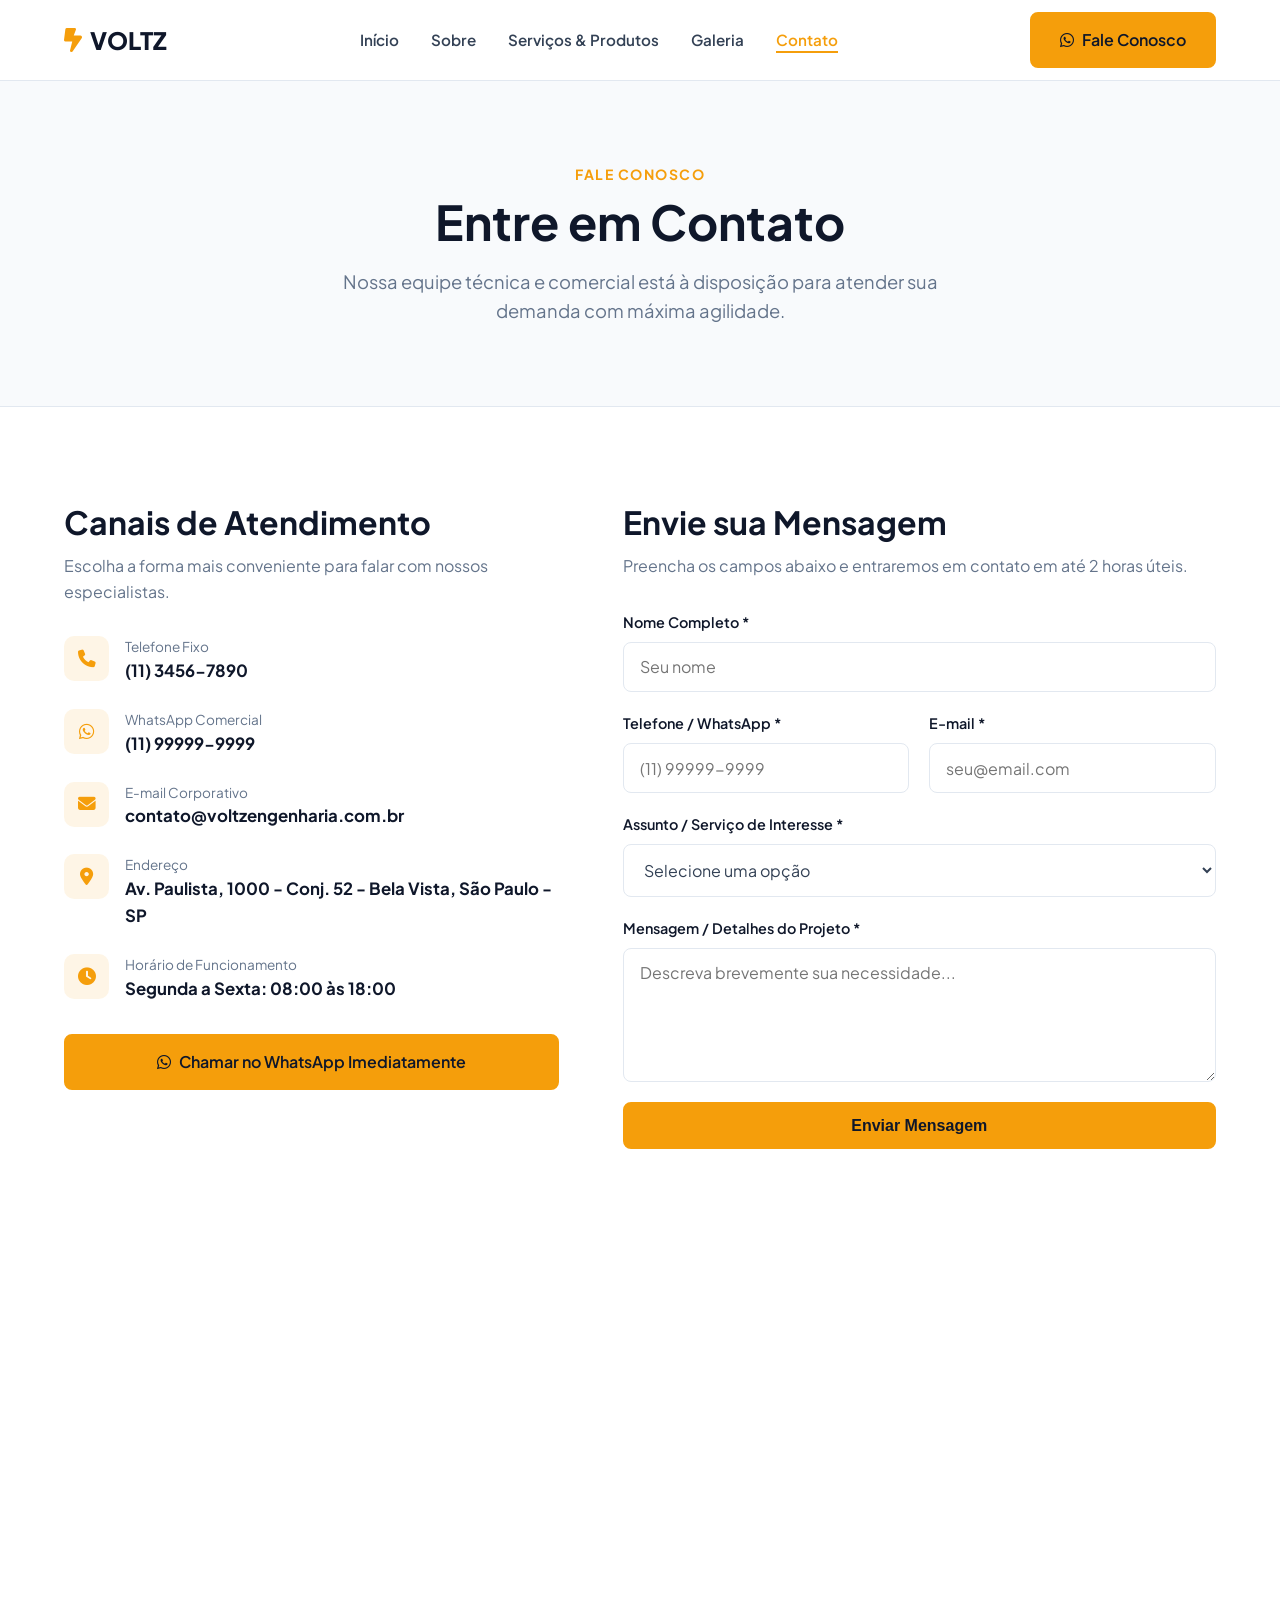
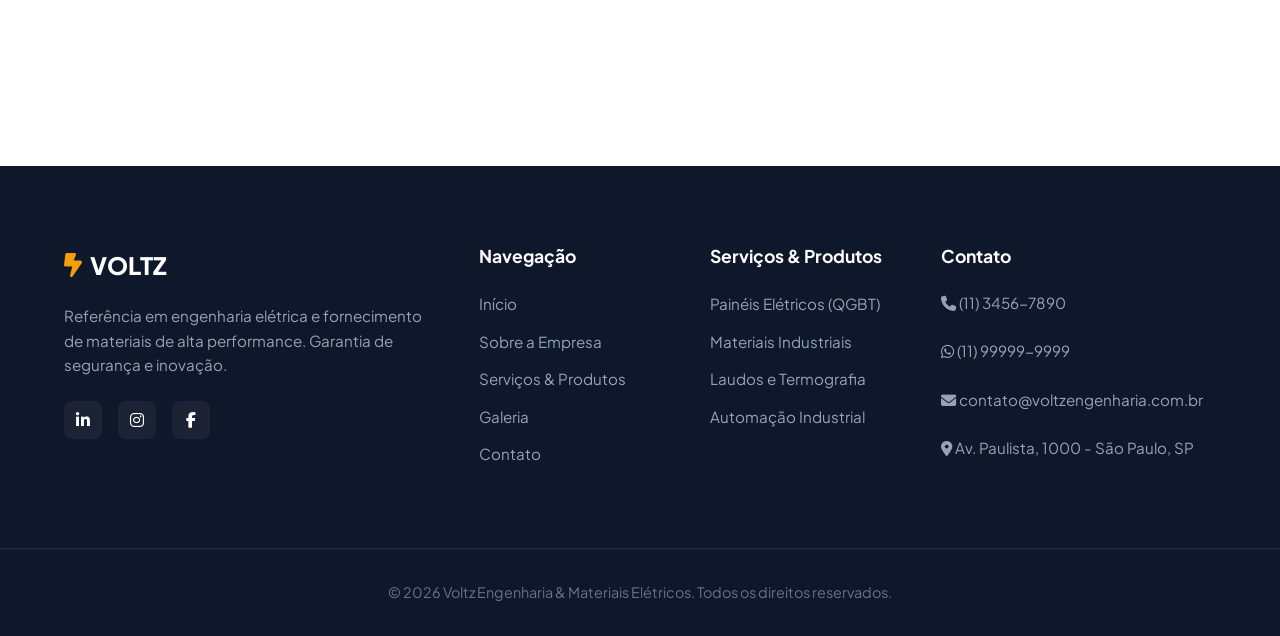
<file: contato.html>
<!DOCTYPE html>
<html lang="pt-BR">
<head>
    <meta charset="UTF-8">
    <meta name="viewport" content="width=device-width, initial-scale=1.0">
    <title>Contato | Voltz Engenharia & Materiais Elétricos</title>
    <meta name="description" content="Entre em contato com a Voltz Engenharia. Solicite orçamentos, cotações de materiais elétricos ou atendimento técnico.">
    <link rel="icon" type="image/svg+xml" href="data:image/svg+xml,<svg xmlns='http://www.w3.org/2000/svg' viewBox='0 0 24 24' fill='%23F59E0B'><path d='M13 2L3 14h9l-1 8 10-12h-9l1-8z'/></svg>">
    <link rel="preconnect" href="https://fonts.googleapis.com">
    <link rel="preconnect" href="https://fonts.gstatic.com" crossorigin>
    <link href="https://fonts.googleapis.com/css2?family=Plus+Jakarta+Sans:wght@300;400;500;600;700;800&display=swap" rel="stylesheet">
    <link rel="stylesheet" href="https://cdnjs.cloudflare.com/ajax/libs/font-awesome/6.4.0/css/all.min.css">
    <link rel="stylesheet" href="style.css">
</head>
<body>

    <!-- Header / Navbar -->
    <header class="header" id="header">
        <div class="container nav-container">
            <a href="index.html" class="logo">
                <i class="fa-solid fa-bolt-lightning"></i>
                <span>VOLTZ</span>
            </a>
            <nav class="nav-menu" id="nav-menu">
                <ul class="nav-list">
                    <li><a href="index.html" class="nav-link">Início</a></li>
                    <li><a href="sobre.html" class="nav-link">Sobre</a></li>
                    <li><a href="servicos.html" class="nav-link">Serviços & Produtos</a></li>
                    <li><a href="galeria.html" class="nav-link">Galeria</a></li>
                    <li><a href="contato.html" class="nav-link active">Contato</a></li>
                </ul>
                <div class="nav-cta-mobile">
                    <a href="https://wa.me/5511999999999?text=Olá,%20gostaria%20de%20solicitar%20um%20orçamento." target="_blank" class="btn btn-primary btn-full">
                        <i class="fa-brands fa-whatsapp"></i> WhatsApp
                    </a>
                </div>
            </nav>
            <div class="header-actions">
                <a href="https://wa.me/5511999999999?text=Olá,%20gostaria%20de%20solicitar%20um%20orçamento." target="_blank" class="btn btn-primary d-none-mobile">
                    <i class="fa-brands fa-whatsapp"></i> Fale Conosco
                </a>
                <button class="hamburger" id="hamburger" aria-label="Menu">
                    <span></span>
                    <span></span>
                    <span></span>
                </button>
            </div>
        </div>
    </header>

    <main>
        <!-- Page Header -->
        <section class="page-header">
            <div class="container text-center">
                <span class="sub-title">Fale Conosco</span>
                <h1>Entre em Contato</h1>
                <p>Nossa equipe técnica e comercial está à disposição para atender sua demanda com máxima agilidade.</p>
            </div>
        </section>

        <!-- Contact Section -->
        <section class="section">
            <div class="container contact-grid">
                
                <!-- Informações de Contato -->
                <div class="contact-info-box">
                    <h2>Canais de Atendimento</h2>
                    <p>Escolha a forma mais conveniente para falar com nossos especialistas.</p>
                    
                    <ul class="contact-list">
                        <li>
                            <div class="icon-box-sm"><i class="fa-solid fa-phone"></i></div>
                            <div>
                                <span>Telefone Fixo</span>
                                <strong>(11) 3456-7890</strong>
                            </div>
                        </li>
                        <li>
                            <div class="icon-box-sm"><i class="fa-brands fa-whatsapp"></i></div>
                            <div>
                                <span>WhatsApp Comercial</span>
                                <strong>(11) 99999-9999</strong>
                            </div>
                        </li>
                        <li>
                            <div class="icon-box-sm"><i class="fa-solid fa-envelope"></i></div>
                            <div>
                                <span>E-mail Corporativo</span>
                                <strong>contato@voltzengenharia.com.br</strong>
                            </div>
                        </li>
                        <li>
                            <div class="icon-box-sm"><i class="fa-solid fa-location-dot"></i></div>
                            <div>
                                <span>Endereço</span>
                                <strong>Av. Paulista, 1000 - Conj. 52 - Bela Vista, São Paulo - SP</strong>
                            </div>
                        </li>
                        <li>
                            <div class="icon-box-sm"><i class="fa-solid fa-clock"></i></div>
                            <div>
                                <span>Horário de Funcionamento</span>
                                <strong>Segunda a Sexta: 08:00 às 18:00</strong>
                            </div>
                        </li>
                    </ul>

                    <div class="mt-4">
                        <a href="https://wa.me/5511999999999?text=Olá,%20gostaria%20de%20solicitar%20um%20orçamento." target="_blank" class="btn btn-primary btn-full">
                            <i class="fa-brands fa-whatsapp"></i> Chamar no WhatsApp Imediatamente
                        </a>
                    </div>
                </div>

                <!-- Formulário de Contato -->
                <div class="contact-form-box">
                    <h2>Envie sua Mensagem</h2>
                    <p>Preencha os campos abaixo e entraremos em contato em até 2 horas úteis.</p>
                    
                    <form id="contactForm" class="form">
                        <div class="form-group">
                            <label for="name">Nome Completo *</label>
                            <input type="text" id="name" name="name" class="form-control" placeholder="Seu nome" required>
                        </div>
                        <div class="form-row">
                            <div class="form-group">
                                <label for="phone">Telefone / WhatsApp *</label>
                                <input type="tel" id="phone" name="phone" class="form-control" placeholder="(11) 99999-9999" required>
                            </div>
                            <div class="form-group">
                                <label for="email">E-mail *</label>
                                <input type="email" id="email" name="email" class="form-control" placeholder="seu@email.com" required>
                            </div>
                        </div>
                        <div class="form-group">
                            <label for="subject">Assunto / Serviço de Interesse *</label>
                            <select id="subject" name="subject" class="form-control" required>
                                <option value="">Selecione uma opção</option>
                                <option value="Painéis Elétricos QGBT">Painéis Elétricos QGBT</option>
                                <option value="Materiais Industriais">Materiais Elétricos Industriais</option>
                                <option value="Laudos e Termografia">Laudos e Termografia</option>
                                <option value="Automação Industrial">Automação Industrial</option>
                                <option value="Outros Assuntos">Outros Assuntos / Orçamento Geral</option>
                            </select>
                        </div>
                        <div class="form-group">
                            <label for="message">Mensagem / Detalhes do Projeto *</label>
                            <textarea id="message" name="message" rows="5" class="form-control" placeholder="Descreva brevemente sua necessidade..." required></textarea>
                        </div>
                        <button type="submit" class="btn btn-primary btn-full">Enviar Mensagem</button>
                        <div id="formSuccess" class="form-success-msg hidden">
                            <i class="fa-solid fa-circle-check"></i> Mensagem simulada com sucesso! Entraremos em contato em breve.
                        </div>
                    </form>
                </div>

            </div>
        </section>

        <!-- Google Maps -->
        <section class="map-section">
            <div class="container-fluid">
                <iframe title="Localização Voltz Engenharia" src="https://www.google.com/maps/embed?pb=!1m18!1m12!1m3!1d3657.197949575973!2d-46.6543!3d-23.5614!2m3!1f0!2f0!3f0!3m2!1i1024!2i768!4f13.1!3m3!1m2!1s0x0%3A0x0!2zMjPCsDMzJzQxLjAiUyA0NsKwMzknMTUuNSJX!5e0!3m2!1spt-BR!2sbr!4v1620000000000!5m2!1spt-BR!2sbr" width="100%" height="450" style="border:0;" allowfullscreen="" loading="lazy"></iframe>
            </div>
        </section>
    </main>

    <!-- Footer -->
    <footer class="footer">
        <div class="container footer-grid">
            <div class="footer-col">
                <a href="index.html" class="logo footer-logo">
                    <i class="fa-solid fa-bolt-lightning"></i>
                    <span>VOLTZ</span>
                </a>
                <p>Referência em engenharia elétrica e fornecimento de materiais de alta performance. Garantia de segurança e inovação.</p>
                <div class="social-links">
                    <a href="#" aria-label="LinkedIn"><i class="fa-brands fa-linkedin-in"></i></a>
                    <a href="#" aria-label="Instagram"><i class="fa-brands fa-instagram"></i></a>
                    <a href="#" aria-label="Facebook"><i class="fa-brands fa-facebook-f"></i></a>
                </div>
            </div>
            <div class="footer-col">
                <h4>Navegação</h4>
                <ul>
                    <li><a href="index.html">Início</a></li>
                    <li><a href="sobre.html">Sobre a Empresa</a></li>
                    <li><a href="servicos.html">Serviços & Produtos</a></li>
                    <li><a href="galeria.html">Galeria</a></li>
                    <li><a href="contato.html">Contato</a></li>
                </ul>
            </div>
            <div class="footer-col">
                <h4>Serviços & Produtos</h4>
                <ul>
                    <li><a href="servicos.html">Painéis Elétricos (QGBT)</a></li>
                    <li><a href="servicos.html">Materiais Industriais</a></li>
                    <li><a href="servicos.html">Laudos e Termografia</a></li>
                    <li><a href="servicos.html">Automação Industrial</a></li>
                </ul>
            </div>
            <div class="footer-col">
                <h4>Contato</h4>
                <p><i class="fa-solid fa-phone"></i> (11) 3456-7890</p>
                <p><i class="fa-brands fa-whatsapp"></i> (11) 99999-9999</p>
                <p><i class="fa-solid fa-envelope"></i> contato@voltzengenharia.com.br</p>
                <p><i class="fa-solid fa-location-dot"></i> Av. Paulista, 1000 - São Paulo, SP</p>
            </div>
        </div>
        <div class="footer-bottom">
            <div class="container text-center">
                <p>&copy; 2026 Voltz Engenharia & Materiais Elétricos. Todos os direitos reservados.</p>
            </div>
        </div>
    </footer>

    <script src="script.js"></script>
</body>
</html>
</file>
<file: style.css>
/* ================================================= */
/* VARIÁVEIS E CONFIGURAÇÕES GLOBAIS                 */
/* ================================================= */
:root {
    --primary: #F59E0B;
    --primary-hover: #D97706;
    --dark: #0F172A;
    --dark-card: #1E293B;
    --gray-light: #F8FAFC;
    --gray-border: #E2E8F0;
    --text-main: #334155;
    --text-muted: #64748B;
    --white: #FFFFFF;
    --transition: all 0.3s cubic-bezier(0.4, 0, 0.2, 1);
    --shadow: 0 10.4px 23.3px -8px rgba(15, 23, 42, 0.08);
    --shadow-hover: 0 20px 35px -10px rgba(15, 23, 42, 0.12);
}

* {
    margin: 0;
    padding: 0;
    box-sizing: border-box;
}

html {
    scroll-behavior: smooth;
}

body {
    font-family: 'Plus Jakarta Sans', sans-serif;
    color: var(--text-main);
    background-color: var(--white);
    line-height: 1.6;
    overflow-x: hidden;
}

a {
    text-decoration: none;
    color: inherit;
    transition: var(--transition);
}

ul {
    list-style: none;
}

img {
    max-width: 100%;
    height: auto;
    display: block;
}

.container {
    width: 100%;
    max-width: 1200px;
    margin: 0 auto;
    padding: 0 1.5rem;
}

.container-fluid {
    width: 100%;
    padding: 0;
}

/* ================================================= */
/* TIPOGRAFIA & UTILITÁRIOS                          */
/* ================================================= */
h1, h2, h3, h4 {
    color: var(--dark);
    font-weight: 700;
    line-height: 1.2;
}

.text-center { text-align: center; }
.mt-3 { margin-top: 1rem; }
.mt-4 { margin-top: 2rem; }
.d-none-mobile { display: inline-flex; }

.sub-title {
    display: inline-block;
    font-size: 0.875rem;
    font-weight: 700;
    text-transform: uppercase;
    letter-spacing: 1.5px;
    color: var(--primary);
    margin-bottom: 0.5rem;
}

.badge {
    display: inline-flex;
    align-items: center;
    gap: 0.5rem;
    background: rgba(245, 158, 11, 0.1);
    color: var(--primary-hover);
    padding: 0.5rem 1rem;
    border-radius: 50px;
    font-size: 0.875rem;
    font-weight: 600;
    margin-bottom: 1.5rem;
}

/* ================================================= */
/* BOTÕES                                            */
/* ================================================= */
.btn {
    display: inline-flex;
    align-items: center;
    justify-content: center;
    gap: 0.5rem;
    padding: 0.8rem 1.75rem;
    border-radius: 8px;
    font-weight: 600;
    font-size: 1rem;
    cursor: pointer;
    border: 2px solid transparent;
    transition: var(--transition);
}

.btn-primary {
    background-color: var(--primary);
    color: var(--dark);
    border-color: var(--primary);
}

.btn-primary:hover {
    background-color: var(--primary-hover);
    border-color: var(--primary-hover);
    color: var(--white);
    transform: translateY(-2px);
}

.btn-outline {
    background-color: transparent;
    color: var(--dark);
    border-color: var(--gray-border);
}

.btn-outline:hover {
    border-color: var(--primary);
    color: var(--primary);
    background-color: rgba(245, 158, 11, 0.05);
}

.btn-lg {
    padding: 1rem 2.25rem;
    font-size: 1.05rem;
}

.btn-sm {
    padding: 0.5rem 1rem;
    font-size: 0.9rem;
}

.btn-full {
    width: 100%;
}

/* ================================================= */
/* HEADER & NAVBAR                                   */
/* ================================================= */
.header {
    position: sticky;
    top: 0;
    left: 0;
    width: 100%;
    background: rgba(255, 255, 255, 0.95);
    backdrop-filter: blur(10px);
    z-index: 1000;
    border-bottom: 1px solid var(--gray-border);
    transition: var(--transition);
}

.nav-container {
    display: flex;
    align-items: center;
    justify-content: space-between;
    height: 80px;
}

.logo {
    display: flex;
    align-items: center;
    gap: 0.5rem;
    font-size: 1.5rem;
    font-weight: 800;
    color: var(--dark);
}

.logo i {
    color: var(--primary);
}

.nav-list {
    display: flex;
    align-items: center;
    gap: 2rem;
}

.nav-link {
    font-weight: 600;
    color: var(--text-main);
    font-size: 0.95rem;
    position: relative;
    padding-bottom: 4px;
}

.nav-link:hover, .nav-link.active {
    color: var(--primary);
}

.nav-link::after {
    content: '';
    position: absolute;
    bottom: 0;
    left: 0;
    width: 0;
    height: 2px;
    background-color: var(--primary);
    transition: var(--transition);
}

.nav-link:hover::after, .nav-link.active::after {
    width: 100%;
}

.nav-cta-mobile {
    display: none;
    margin-top: 2rem;
}

.hamburger {
    display: none;
    flex-direction: column;
    justify-content: space-between;
    width: 30px;
    height: 21px;
    background: transparent;
    border: none;
    cursor: pointer;
    z-index: 1001;
}

.hamburger span {
    display: block;
    width: 100%;
    height: 3px;
    background: var(--dark);
    border-radius: 3px;
    transition: var(--transition);
}

/* ================================================= */
/* HERO SECTION                                      */
/* ================================================= */
.hero {
    padding: 6rem 0;
    background: linear-gradient(135deg, #0F172A 0%, #1E293B 100%);
    color: var(--white);
    position: relative;
    overflow: hidden;
}

.hero-container {
    display: grid;
    grid-template-columns: 1fr 1fr;
    gap: 4rem;
    align-items: center;
}

.hero-content h1 {
    font-size: 3.25rem;
    color: var(--white);
    margin-bottom: 1.5rem;
    letter-spacing: -1px;
}

.hero-content p {
    font-size: 1.15rem;
    color: #94A3B8;
    margin-bottom: 2.5rem;
}

.hero-buttons {
    display: flex;
    gap: 1rem;
    margin-bottom: 3rem;
}

.hero-stats {
    display: grid;
    grid-template-columns: repeat(3, 1fr);
    gap: 2rem;
    border-top: 1px solid rgba(255, 255, 255, 0.1);
    padding-top: 2rem;
}

.stat-item h3 {
    font-size: 2rem;
    color: var(--primary);
    margin-bottom: 0.25rem;
}

.stat-item p {
    font-size: 0.9rem;
    color: #94A3B8;
    margin: 0;
}

.hero-image-wrapper {
    position: relative;
}

.hero-img {
    border-radius: 16px;
    box-shadow: 0 25px 50px -12px rgba(0, 0, 0, 0.5);
    position: relative;
    z-index: 2;
    border: 1px solid rgba(255, 255, 255, 0.1);
}

.hero-glow {
    position: absolute;
    top: 50%;
    left: 50%;
    transform: translate(-50%, -50%);
    width: 300px;
    height: 300px;
    background: var(--primary);
    filter: blur(100px);
    opacity: 0.25;
    z-index: 1;
}

/* ================================================= */
/* SECTIONS & GRIDS                                  */
/* ================================================= */
.section {
    padding: 6rem 0;
}

.bg-light {
    background-color: var(--gray-light);
}

.section-header {
    margin-bottom: 4rem;
}

.section-header h2 {
    font-size: 2.5rem;
    letter-spacing: -0.5px;
}

.section-desc {
    font-size: 1.1rem;
    color: var(--text-muted);
    max-width: 600px;
    margin: 1rem auto 0;
}

.flex-header {
    display: flex;
    justify-content: space-between;
    align-items: flex-end;
}

.grid-3 {
    display: grid;
    grid-template-columns: repeat(3, 1fr);
    gap: 2rem;
}

.grid-4 {
    display: grid;
    grid-template-columns: repeat(4, 1fr);
    gap: 1.5rem;
}

/* ================================================= */
/* CARDS & COMPONENTS                                */
/* ================================================= */
.card-feature {
    background: var(--white);
    padding: 2.5rem;
    border-radius: 16px;
    border: 1px solid var(--gray-border);
    transition: var(--transition);
}

.card-feature:hover {
    transform: translateY(-5px);
    box-shadow: var(--shadow-hover);
    border-color: rgba(245, 158, 11, 0.3);
}

.icon-box {
    width: 60px;
    height: 60px;
    background: rgba(245, 158, 11, 0.1);
    color: var(--primary);
    border-radius: 12px;
    display: flex;
    align-items: center;
    justify-content: center;
    font-size: 1.5rem;
    margin-bottom: 1.5rem;
}

.card-feature h3 {
    font-size: 1.25rem;
    margin-bottom: 1rem;
}

.card-feature p {
    color: var(--text-muted);
    font-size: 0.95rem;
}

/* Product & Service Cards */
.card-product {
    background: var(--white);
    border-radius: 16px;
    overflow: hidden;
    border: 1px solid var(--gray-border);
    transition: var(--transition);
    display: flex;
    flex-direction: column;
}

.card-product:hover {
    transform: translateY(-5px);
    box-shadow: var(--shadow-hover);
}

.card-img-wrapper {
    height: 220px;
    overflow: hidden;
}

.card-img-wrapper img {
    width: 100%;
    height: 100%;
    object-fit: cover;
    transition: var(--transition);
}

.card-product:hover .card-img-wrapper img {
    transform: scale(1.05);
}

.card-body {
    padding: 2rem;
    display: flex;
    flex-direction: column;
    flex-grow: 1;
}

.tag {
    display: inline-block;
    font-size: 0.75rem;
    font-weight: 700;
    text-transform: uppercase;
    color: var(--primary-hover);
    background: rgba(245, 158, 11, 0.1);
    padding: 0.25rem 0.75rem;
    border-radius: 4px;
    margin-bottom: 1rem;
    width: fit-content;
}

.card-body h3 {
    font-size: 1.25rem;
    margin-bottom: 0.75rem;
}

.card-body p {
    color: var(--text-muted);
    font-size: 0.95rem;
    margin-bottom: 1.5rem;
    flex-grow: 1;
}

.card-info-list {
    display: flex;
    flex-direction: column;
    gap: 0.5rem;
    margin-bottom: 1.5rem;
    font-size: 0.9rem;
    color: var(--text-main);
    font-weight: 500;
}

.card-info-list i {
    color: var(--primary);
    margin-right: 0.5rem;
}

.card-link {
    font-weight: 600;
    color: var(--dark);
    display: inline-flex;
    align-items: center;
    gap: 0.5rem;
    margin-top: auto;
}

.card-link i {
    font-size: 0.8rem;
    color: var(--primary);
    transition: var(--transition);
}

.card-link:hover {
    color: var(--primary);
}

.card-link:hover i {
    transform: translateX(4px);
}

/* Galeria Preview & Completa */
.gallery-preview-grid, .gallery-grid {
    display: grid;
    grid-template-columns: repeat(4, 1fr);
    gap: 1.5rem;
}

.gallery-preview-item, .gallery-item {
    border-radius: 12px;
    overflow: hidden;
    height: 250px;
    position: relative;
    cursor: pointer;
}

.gallery-preview-item img, .gallery-item img {
    width: 100%;
    height: 100%;
    object-fit: cover;
    transition: var(--transition);
}

.gallery-item:hover img, .gallery-preview-item:hover img {
    transform: scale(1.08);
}

.gallery-overlay {
    position: absolute;
    inset: 0;
    background: rgba(15, 23, 42, 0.75);
    display: flex;
    flex-direction: column;
    align-items: center;
    justify-content: center;
    gap: 0.5rem;
    color: var(--white);
    opacity: 0;
    transition: var(--transition);
}

.gallery-item:hover .gallery-overlay {
    opacity: 1;
}

.gallery-overlay i {
    font-size: 2rem;
    color: var(--primary);
}

.gallery-overlay span {
    font-weight: 600;
    font-size: 0.95rem;
    text-align: center;
    padding: 0 1rem;
}

/* Lightbox */
.lightbox {
    position: fixed;
    inset: 0;
    background: rgba(15, 23, 42, 0.95);
    z-index: 2000;
    display: flex;
    align-items: center;
    justify-content: center;
    opacity: 0;
    pointer-events: none;
    transition: var(--transition);
    padding: 2rem;
}

.lightbox.active {
    opacity: 1;
    pointer-events: auto;
}

.lightbox-content {
    max-width: 900px;
    text-align: center;
}

.lightbox-content img {
    max-height: 75vh;
    border-radius: 8px;
    box-shadow: 0 25px 50px -12px rgba(0,0,0,0.5);
    margin-bottom: 1rem;
}

.lightbox-content p {
    color: var(--white);
    font-size: 1.1rem;
    font-weight: 500;
}

.lightbox-close {
    position: absolute;
    top: 2rem;
    right: 2rem;
    background: transparent;
    border: none;
    color: var(--white);
    font-size: 2.5rem;
    cursor: pointer;
    transition: var(--transition);
}

.lightbox-close:hover {
    color: var(--primary);
}

/* Depoimentos */
.testimonial-card {
    background: var(--white);
    padding: 2.5rem;
    border-radius: 16px;
    border: 1px solid var(--gray-border);
    display: flex;
    flex-direction: column;
    justify-content: space-between;
}

.stars {
    color: var(--primary);
    margin-bottom: 1.25rem;
    font-size: 0.9rem;
}

.testimonial-card p {
    font-style: italic;
    color: var(--text-main);
    margin-bottom: 1.5rem;
}

.client-info strong {
    display: block;
    color: var(--dark);
    font-size: 1rem;
}

.client-info span {
    font-size: 0.85rem;
    color: var(--text-muted);
}

/* CTA Section */
.cta-section {
    padding: 5rem 0;
    background: linear-gradient(135deg, var(--dark) 0%, #1E293B 100%);
    color: var(--white);
}

.cta-section h2 {
    color: var(--white);
    font-size: 2.5rem;
    margin-bottom: 1rem;
}

.cta-section p {
    color: #94A3B8;
    font-size: 1.15rem;
    max-width: 700px;
    margin: 0 auto 2.5rem;
}

/* ================================================= */
/* PÁGINAS ESPECÍFICAS (SOBRE, CONTATO, ETC)         */
/* ================================================= */
.page-header {
    padding: 5rem 0;
    background: var(--gray-light);
    border-bottom: 1px solid var(--gray-border);
}

.page-header h1 {
    font-size: 3rem;
    margin-bottom: 1rem;
}

.page-header p {
    font-size: 1.15rem;
    color: var(--text-muted);
    max-width: 650px;
    margin: 0 auto;
}

.about-grid {
    display: grid;
    grid-template-columns: 1fr 1fr;
    gap: 4rem;
    align-items: center;
}

.about-text h2 {
    font-size: 2.25rem;
    margin-bottom: 1.5rem;
}

.about-text p {
    color: var(--text-muted);
    margin-bottom: 1.25rem;
    font-size: 1.05rem;
}

.about-image-wrapper img {
    border-radius: 16px;
    box-shadow: var(--shadow);
}

/* Contato Grid */
.contact-grid {
    display: grid;
    grid-template-columns: 1fr 1.2fr;
    gap: 4rem;
}

.contact-info-box h2, .contact-form-box h2 {
    font-size: 2rem;
    margin-bottom: 0.75rem;
}

.contact-info-box > p, .contact-form-box > p {
    color: var(--text-muted);
    margin-bottom: 2rem;
}

.contact-list {
    display: flex;
    flex-direction: column;
    gap: 1.5rem;
}

.contact-list li {
    display: flex;
    align-items: flex-start;
    gap: 1rem;
}

.icon-box-sm {
    width: 45px;
    height: 45px;
    background: rgba(245, 158, 11, 0.1);
    color: var(--primary);
    border-radius: 10px;
    display: flex;
    align-items: center;
    justify-content: center;
    font-size: 1.1rem;
    flex-shrink: 0;
}

.contact-list span {
    font-size: 0.85rem;
    color: var(--text-muted);
    display: block;
}

.contact-list strong {
    font-size: 1.05rem;
    color: var(--dark);
}

/* Formulário */
.form {
    display: flex;
    flex-direction: column;
    gap: 1.25rem;
}

.form-row {
    display: grid;
    grid-template-columns: 1fr 1fr;
    gap: 1.25rem;
}

.form-group {
    display: flex;
    flex-direction: column;
    gap: 0.5rem;
}

.form-group label {
    font-weight: 600;
    font-size: 0.9rem;
    color: var(--dark);
}

.form-control {
    padding: 0.85rem 1rem;
    border-radius: 8px;
    border: 1px solid var(--gray-border);
    font-family: inherit;
    font-size: 1rem;
    color: var(--text-main);
    transition: var(--transition);
    background: var(--white);
}

.form-control:focus {
    outline: none;
    border-color: var(--primary);
    box-shadow: 0 0 0 3px rgba(245, 158, 11, 0.15);
}

.form-success-msg {
    display: flex;
    align-items: center;
    gap: 0.5rem;
    background: #DCFCE7;
    color: #15803D;
    padding: 1rem;
    border-radius: 8px;
    font-weight: 600;
    font-size: 0.95rem;
    margin-top: 1rem;
}

.hidden {
    display: none !important;
}

.map-section {
    margin-top: 4rem;
}

/* ================================================= */
/* FOOTER                                            */
/* ================================================= */
.footer {
    background: var(--dark);
    color: var(--white);
    padding: 5rem 0 2rem;
}

.footer-grid {
    display: grid;
    grid-template-columns: 2fr 1fr 1fr 1.5fr;
    gap: 3rem;
    margin-bottom: 4rem;
}

.footer-logo {
    color: var(--white) !important;
    margin-bottom: 1.25rem;
}

.footer-col p {
    color: #94A3B8;
    font-size: 0.95rem;
    margin-bottom: 1.5rem;
}

.social-links {
    display: flex;
    gap: 1rem;
}

.social-links a {
    width: 38px;
    height: 38px;
    background: rgba(255, 255, 255, 0.05);
    color: var(--white);
    border-radius: 8px;
    display: flex;
    align-items: center;
    justify-content: center;
    transition: var(--transition);
}

.social-links a:hover {
    background: var(--primary);
    color: var(--dark);
}

.footer-col h4 {
    color: var(--white);
    font-size: 1.1rem;
    margin-bottom: 1.5rem;
}

.footer-col ul {
    display: flex;
    flex-direction: column;
    gap: 0.75rem;
}

.footer-col ul li a {
    color: #94A3B8;
    font-size: 0.95rem;
    transition: var(--transition);
}

.footer-col ul li a:hover {
    color: var(--primary);
    padding-left: 4px;
}

.footer-bottom {
    border-top: 1px solid rgba(255, 255, 255, 0.1);
    padding-top: 2rem;
}

.footer-bottom p {
    color: #64748B;
    font-size: 0.9rem;
    margin: 0;
}

/* ================================================= */
/* RESPONSIVIDADE (MOBILE & TABLET)                  */
/* ================================================= */
@media (max-width: 1024px) {
    .hero-container, .about-grid, .contact-grid {
        grid-template-columns: 1fr;
        gap: 3rem;
    }
    .hero-content h1 {
        font-size: 2.75rem;
    }
    .grid-3, .grid-4, .gallery-preview-grid, .gallery-grid, .footer-grid {
        grid-template-columns: repeat(2, 1fr);
    }
    .footer-grid {
        grid-template-columns: 1fr 1fr;
    }
}

@media (max-width: 768px) {
    .hamburger {
        display: flex;
    }
    .d-none-mobile {
        display: none !important;
    }
    .nav-menu {
        position: fixed;
        top: 80px;
        left: -100%;
        width: 100%;
        height: calc(100vh - 80px);
        background: var(--white);
        flex-direction: column;
        align-items: flex-start;
        padding: 2.5rem;
        transition: var(--transition);
        box-shadow: 0 20px 25px -5px rgba(0,0,0,0.1);
        overflow-y: auto;
    }
    .nav-menu.active {
        left: 0;
    }
    .nav-list {
        flex-direction: column;
        align-items: flex-start;
        width: 100%;
        gap: 1.5rem;
    }
    .nav-link {
        font-size: 1.25rem;
    }
    .nav-cta-mobile {
        display: block;
        width: 100%;
    }
    .hero {
        padding: 4rem 0;
    }
    .hero-content h1 {
        font-size: 2.25rem;
    }
    .hero-stats {
        grid-template-columns: 1fr;
        gap: 1.5rem;
    }
    .grid-3, .grid-4, .gallery-preview-grid, .gallery-grid, .footer-grid, .form-row {
        grid-template-columns: 1fr;
    }
    .section {
        padding: 4rem 0;
    }
}
</file>
